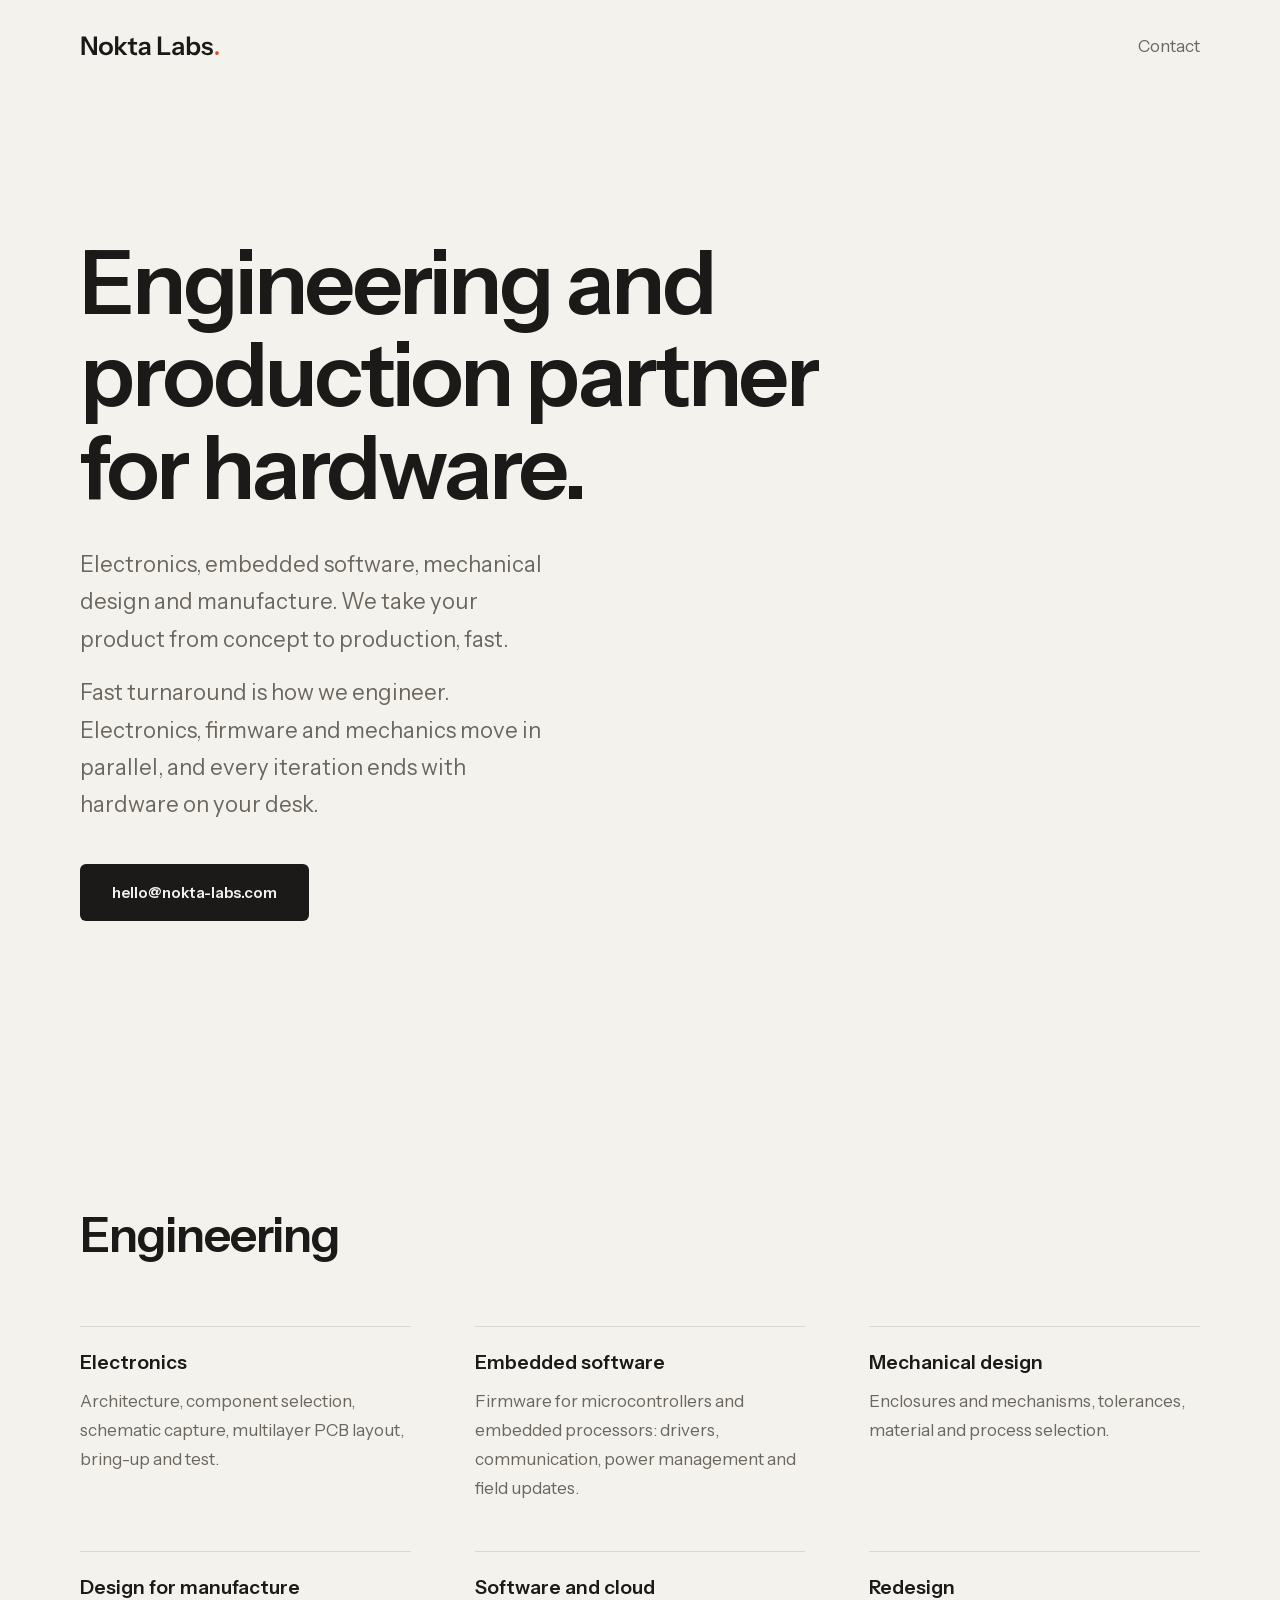
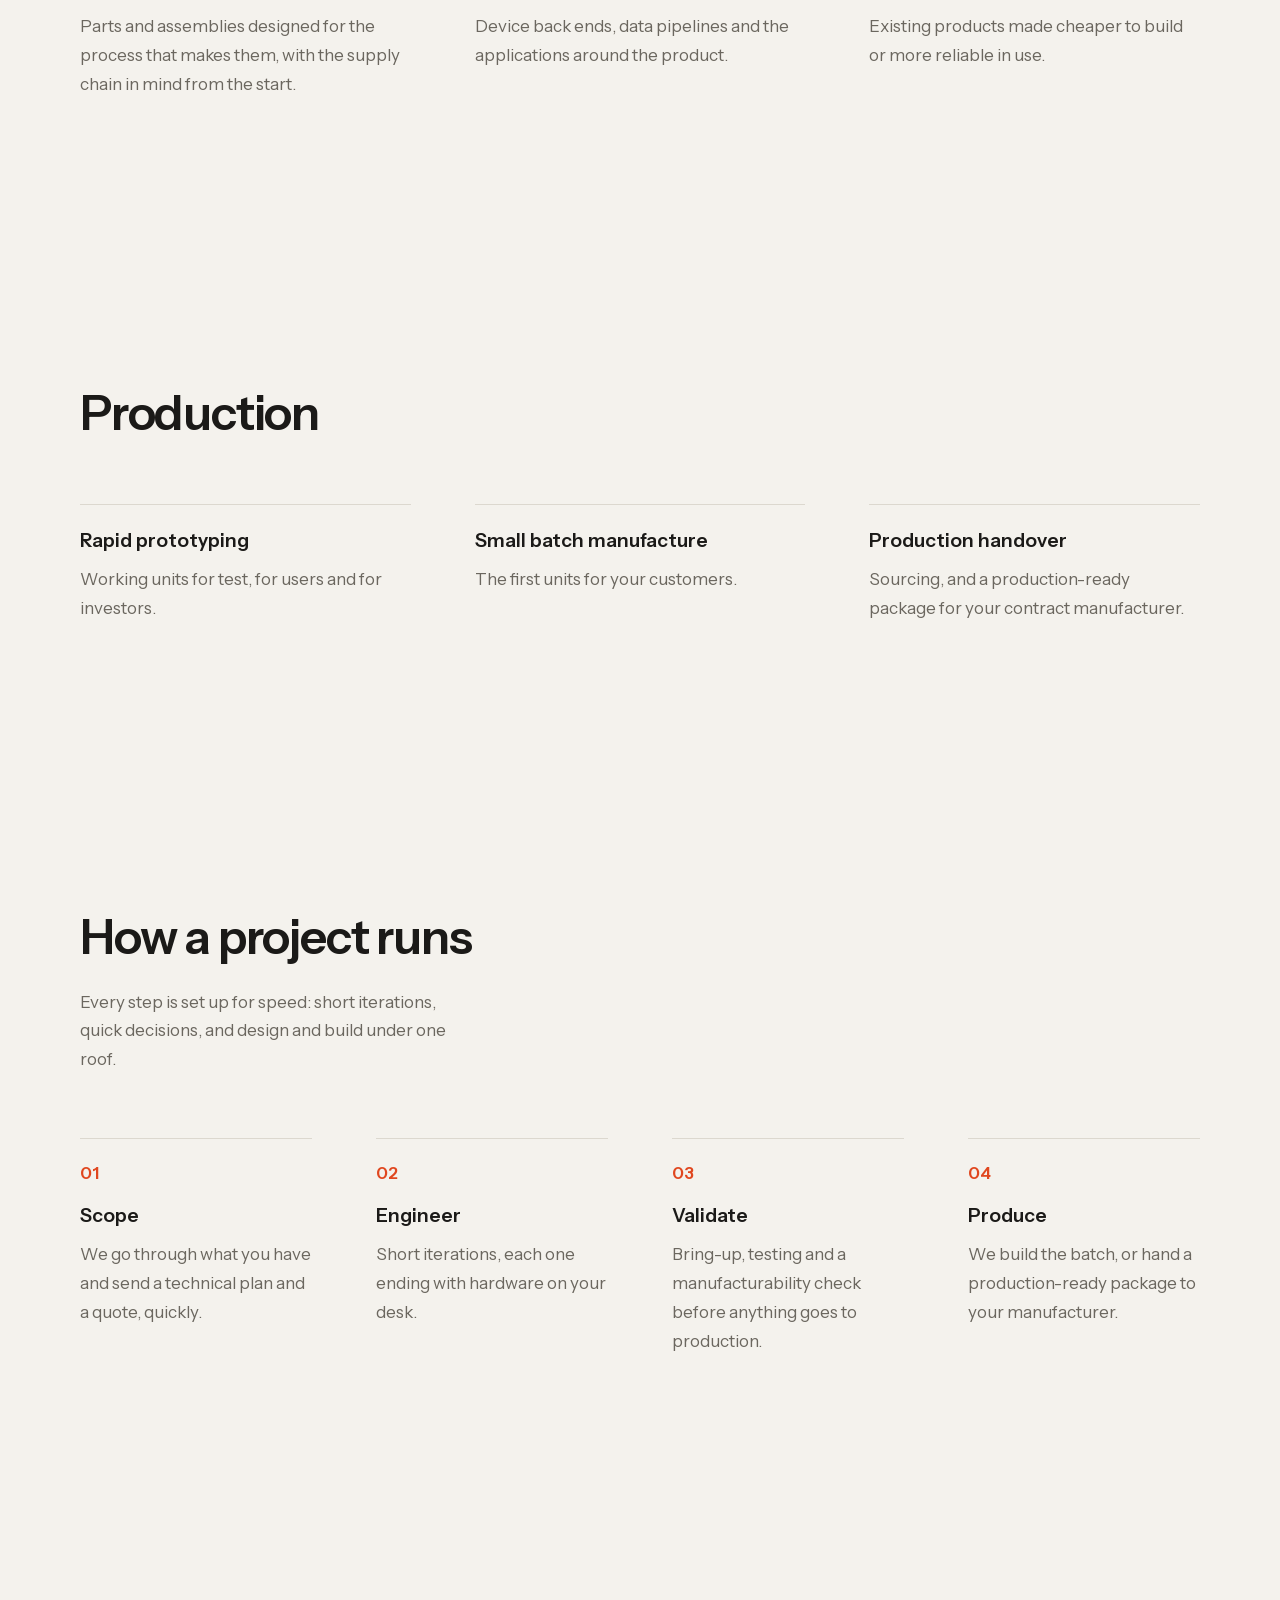
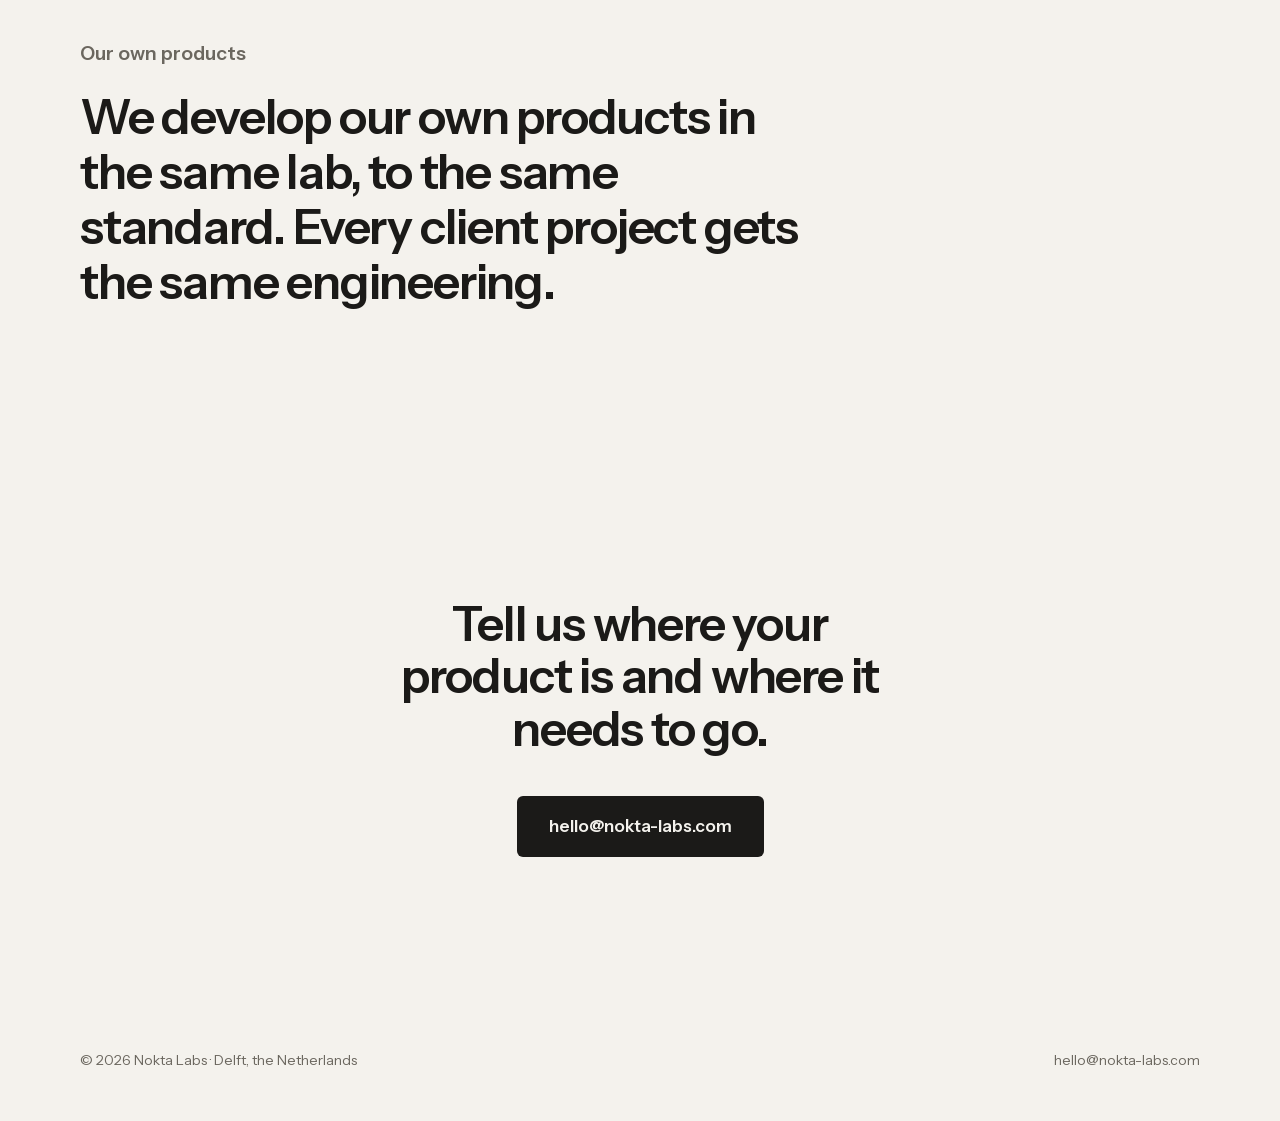
<file: index.html>
<!doctype html>
<html lang="en">
<head>
  <meta charset="utf-8">
  <meta name="viewport" content="width=device-width, initial-scale=1">
  <title>Nokta Labs | Engineering and production partner for hardware</title>
  <meta name="description" content="Nokta Labs is an engineering and production partner for hardware products. Electronics, embedded software, mechanical design, DFM and small batch manufacture, with fast turnaround from concept to production.">
  <meta name="theme-color" content="#f4f2ed">
  <link rel="canonical" href="https://www.nokta-labs.com/">
  <meta property="og:type" content="website">
  <meta property="og:url" content="https://www.nokta-labs.com/">
  <meta property="og:title" content="Nokta Labs">
  <meta property="og:description" content="Engineering and production partner for hardware. We take your product from concept to production, fast.">
  <meta property="og:image" content="https://www.nokta-labs.com/media/og.png">
  <link rel="icon" href="/favicon.ico" sizes="48x48">
  <link rel="icon" href="/favicon.svg" type="image/svg+xml">
  <link rel="apple-touch-icon" href="/apple-touch-icon.png">
  <link rel="preload" href="/fonts/instrument-sans-latin.woff2" as="font" type="font/woff2" crossorigin>
  <link rel="stylesheet" href="/tokens.css">
  <link rel="stylesheet" href="/styles.css">
</head>
<body>
<header class="wrap top">
  <a class="mark" href="/"><img src="/media/nokta-labs-wordmark.svg" alt="Nokta Labs" width="141" height="20"></a>
  <a href="#contact">Contact</a>
</header>
<main>
  <section class="wrap hero">
    <h1>Engineering and production partner for hardware.</h1>
    <p class="lead">Electronics, embedded software, mechanical design and manufacture. We take your product from concept to production, fast.</p>
    <p class="lead">Fast turnaround is how we engineer. Electronics, firmware and mechanics move in parallel, and every iteration ends with hardware on your desk.</p>
    <p class="cta"><a class="mail" href="mailto:hello@nokta-labs.com">hello@nokta-labs.com</a></p>
  </section>
  <section class="wrap">
    <h2>Engineering</h2>
    <ul class="list services">
<li><h3>Electronics</h3><p>Architecture, component selection, schematic capture, multilayer PCB layout, bring-up and test.</p></li>
<li><h3>Embedded software</h3><p>Firmware for microcontrollers and embedded processors: drivers, communication, power management and field updates.</p></li>
<li><h3>Mechanical design</h3><p>Enclosures and mechanisms, tolerances, material and process selection.</p></li>
<li><h3>Design for manufacture</h3><p>Parts and assemblies designed for the process that makes them, with the supply chain in mind from the start.</p></li>
<li><h3>Software and cloud</h3><p>Device back ends, data pipelines and the applications around the product.</p></li>
<li><h3>Redesign</h3><p>Existing products made cheaper to build or more reliable in use.</p></li>
    </ul>
  </section>
  <section class="wrap">
    <h2>Production</h2>
    <ul class="list services">
<li><h3>Rapid prototyping</h3><p>Working units for test, for users and for investors.</p></li>
<li><h3>Small batch manufacture</h3><p>The first units for your customers.</p></li>
<li><h3>Production handover</h3><p>Sourcing, and a production-ready package for your contract manufacturer.</p></li>
    </ul>
  </section>
  <section class="wrap">
    <h2>How a project runs</h2>
    <p class="lead intro">Every step is set up for speed: short iterations, quick decisions, and design and build under one roof.</p>
    <ol class="list steps">
<li><span class=num>01</span><h3>Scope</h3><p>We go through what you have and send a technical plan and a quote, quickly.</p></li>
<li><span class=num>02</span><h3>Engineer</h3><p>Short iterations, each one ending with hardware on your desk.</p></li>
<li><span class=num>03</span><h3>Validate</h3><p>Bring-up, testing and a manufacturability check before anything goes to production.</p></li>
<li><span class=num>04</span><h3>Produce</h3><p>We build the batch, or hand a production-ready package to your manufacturer.</p></li>
    </ol>
  </section>
  <section class="wrap roof">
    <h2>Our own products</h2>
    <p class="statement">We develop our own products in the same lab, to the same standard. Every client project gets the same engineering.</p>
  </section>
  <section class="wrap contact" id="contact">
    <h2>Tell us where your product is and where it needs to go.</h2>
    <p><a class="mail" href="mailto:hello@nokta-labs.com">hello@nokta-labs.com</a></p>
  </section>
</main>
<footer class="wrap">
  <span>&copy; 2026 Nokta Labs · Delft, the Netherlands</span>
  <a href="mailto:hello@nokta-labs.com">hello@nokta-labs.com</a>
</footer>
</body>
</html>
</file>
<file: tokens.css>
/* Nokta Labs design tokens v1 (2026-11-17), theme "Paper". Rules: design/DESIGN.md.
   Fonts: copy design/fonts/ to the site and load fonts.css; this file loads nothing. */

:root {
  /* Color: warm paper, near-black ink, one orange dot */
  --nl-bg: #f4f2ed;            /* page background */
  --nl-ink: #1b1a18;           /* text, headlines, button */
  --nl-muted: #6b675f;         /* secondary text (5:1 on bg) */
  --nl-line: #dcd8cf;          /* 1px rules */
  --nl-dot: #e0471f;           /* the dot only: wordmark, step numbers. Never body text. */
  --nl-ink-hover: #3a3834;     /* button hover */

  /* Type */
  --nl-font: 'Instrument Sans', 'Helvetica Neue', Arial, sans-serif;
  --nl-fs-display: clamp(2.75rem, 7vw, 5.5rem);  /* hero, one per page */
  --nl-fs-h2: clamp(2rem, 4vw, 3rem);            /* section titles, statements */
  --nl-fs-h3: 1.1875rem;                         /* item titles */
  --nl-fs-lead: clamp(1.125rem, 1.8vw, 1.375rem);
  --nl-fs-body: 1.0625rem;                       /* 17px */
  --nl-fs-small: 0.875rem;
  --nl-lh: 1.7;
  --nl-lh-tight: 1.05;
  --nl-track-display: -0.035em;
  --nl-track-h2: -0.025em;
  --nl-measure: 34ch;

  /* Space */
  --nl-gutter: clamp(1.5rem, 6vw, 6rem);          /* page side margin */
  --nl-section: clamp(6rem, 16vh, 10rem);         /* padding above and below each section */
  --nl-title-gap: 4rem;                           /* section title to its content */
  --nl-grid-gap: 3rem 4rem;
  --nl-max: 1120px;                               /* content width inside the gutters */

  --nl-radius: 6px;
  --nl-ease: 200ms ease-out;
}
</file>
<file: styles.css>
/* Layout only. Values come from tokens.css (copy of design/tokens.css); rules in design/DESIGN.md. */

/* Self-hosted Instrument Sans (SIL OFL 1.1, see LICENSES/). */
@font-face { font-family: 'Instrument Sans'; font-weight: 400 700; font-display: swap; src: url(/fonts/instrument-sans-latin.woff2) format('woff2'); unicode-range: U+0000-00FF, U+0131, U+0152-0153, U+02BB-02BC, U+02C6, U+02DA, U+02DC, U+0304, U+0308, U+0329, U+2000-206F, U+20AC, U+2122, U+2191, U+2193, U+2212, U+2215, U+FEFF, U+FFFD; }
@font-face { font-family: 'Instrument Sans'; font-weight: 400 700; font-display: swap; src: url(/fonts/instrument-sans-latin-ext.woff2) format('woff2'); unicode-range: U+0100-02BA, U+02BD-02C5, U+02C7-02CC, U+02CE-02D7, U+02DD-02FF, U+0304, U+0308, U+0329, U+1D00-1DBF, U+1E00-1E9F, U+1EF2-1EFF, U+2020, U+20A0-20AB, U+20AD-20C4, U+2113, U+2C60-2C7F, U+A720-A7FF; }

* { box-sizing: border-box; }
body { margin: 0; -webkit-font-smoothing: antialiased; background: var(--nl-bg); color: var(--nl-ink); font: 400 var(--nl-fs-body)/var(--nl-lh) var(--nl-font); }
@media (prefers-reduced-motion: no-preference) { html { scroll-behavior: smooth; } }
h1, h2, h3, p, ul, ol { margin: 0; padding: 0; }
ul, ol { list-style: none; }
a { color: inherit; transition: color var(--nl-ease), background-color var(--nl-ease); }
:focus-visible { outline: 2px solid var(--nl-ink); outline-offset: 4px; }
.wrap { max-width: calc(var(--nl-max) + 2 * var(--nl-gutter)); margin-inline: auto; padding-inline: var(--nl-gutter); }
section { padding-block: var(--nl-section); }

.top { display: flex; justify-content: space-between; align-items: center; padding-block: 2rem; }
.top a { text-decoration: none; }
.top a:last-child { color: var(--nl-muted); }
.top a:last-child:hover { color: var(--nl-ink); }
.mark img { display: block; height: 20px; width: auto; }

.hero { min-height: 70vh; display: flex; flex-direction: column; justify-content: center; }
h1 { font-weight: 600; font-size: var(--nl-fs-display); line-height: var(--nl-lh-tight); letter-spacing: var(--nl-track-display); max-width: 13ch; }
.lead { max-width: var(--nl-measure); }
.hero .lead { margin-top: 2rem; font-size: var(--nl-fs-lead); color: var(--nl-muted); }
.hero .cta { margin-top: 2.5rem; }
h2 { font-weight: 600; font-size: var(--nl-fs-h2); letter-spacing: var(--nl-track-h2); line-height: 1.1; margin-bottom: var(--nl-title-gap); }
h3 { font-weight: 600; font-size: var(--nl-fs-h3); margin-bottom: .5rem; }

.list { display: grid; gap: var(--nl-grid-gap); grid-template-columns: repeat(auto-fit, minmax(260px, 1fr)); }
.list li { border-top: 1px solid var(--nl-line); padding-top: 1.25rem; }
.list p { color: var(--nl-muted); }
.steps { grid-template-columns: repeat(auto-fit, minmax(200px, 1fr)); }
.steps .num { display: block; color: var(--nl-dot); font-weight: 600; margin-bottom: .75rem; }

.roof h2 { font-size: var(--nl-fs-h3); color: var(--nl-muted); margin-bottom: 1.5rem; letter-spacing: 0; }
.statement { font-weight: 600; font-size: var(--nl-fs-h2); letter-spacing: var(--nl-track-h2); line-height: 1.15; max-width: 22ch; }

.contact { text-align: center; }
.contact h2 { margin: 0 auto 2.5rem; max-width: 16ch; }
.mail { display: inline-block; padding: 1rem 2rem; border-radius: var(--nl-radius); background: var(--nl-ink); color: var(--nl-bg); text-decoration: none; font-weight: 600; }
.mail:is(:hover, :focus-visible) { background: var(--nl-ink-hover); }
.hero .mail { font-size: .9375rem; }

footer { display: flex; flex-wrap: wrap; justify-content: space-between; gap: 1rem; padding-block: 3rem; color: var(--nl-muted); font-size: var(--nl-fs-small); }
footer a { text-decoration: none; }
footer a:hover { color: var(--nl-ink); }
.hero .lead + .lead { margin-top: 1rem; }
h2 + .intro { margin: -2.5rem 0 var(--nl-title-gap); color: var(--nl-muted); }
</file>
